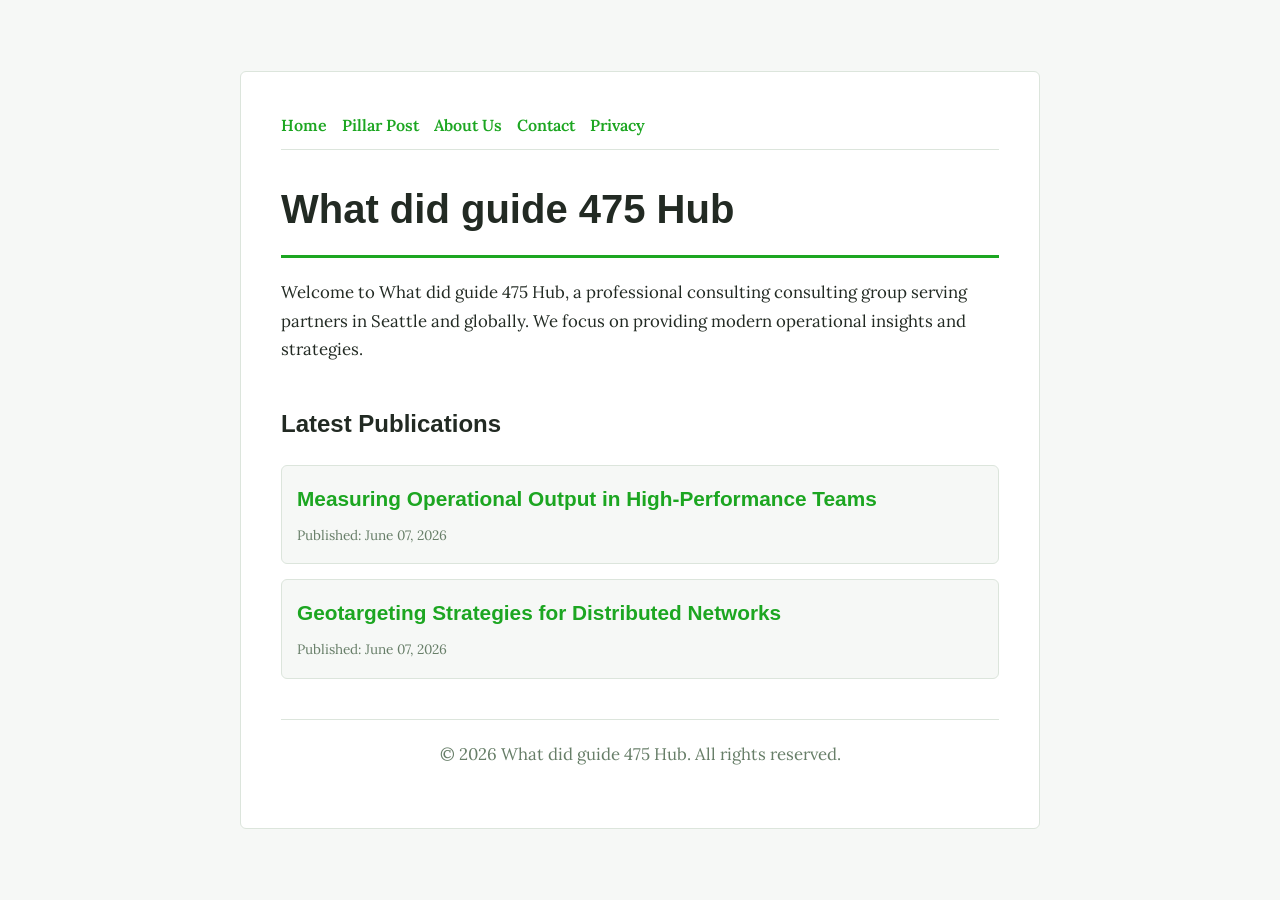
<file: index.html>
<!DOCTYPE html>
<html lang="en">
<head>
    <meta charset="UTF-8">
    <meta name="viewport" content="width=device-width, initial-scale=1.0">
    <title>What did guide 475 Hub | Consulting - Seattle</title>
    <meta name="description" content="Welcome to What did guide 475 Hub, a professional consulting consulting group serving partners in Seattle and globally. We focus on providing modern operational insights and strategies.">
    <meta name="geo.region" content="US-WA" />
    <meta name="geo.placename" content="Seattle" />
    <meta name="geo.position" content="47.6062;-122.3321" />
    <meta name="ICBM" content="47.6062, -122.3321" />
    <link rel="stylesheet" href="style.css">
    <script type="application/ld+json">
{
  "@context": "https://schema.org",
  "@type": "LocalBusiness",
  "name": "What did guide 475 Hub",
  "url": "https://what-did-guide-475.github.io",
  "telephone": "+1-206-555-0155",
  "address": {
    "@type": "PostalAddress",
    "addressLocality": "Seattle",
    "addressRegion": "WA",
    "postalCode": "98101",
    "addressCountry": "US"
  },
  "geo": {
    "@type": "GeoCoordinates",
    "latitude": 47.6062,
    "longitude": -122.3321
  }
}
</script>
</head>
<body>
    
        <div class="container" style="max-width: 800px;">
            <nav style="display: flex; gap: 15px; margin-bottom: 25px; border-bottom: 1px solid var(--border-color); padding-bottom: 10px; overflow-x: auto; flex-wrap: wrap;">
            <a href="index.html">Home</a>
            <a href="measuring-operational-output-in-high-performance-teams.html">Pillar Post</a>
            <a href="about.html">About Us</a>
            <a href="contact.html">Contact</a>
            <a href="privacy.html">Privacy</a>
        </nav>
            <h1>What did guide 475 Hub</h1>
            <p>Welcome to What did guide 475 Hub, a professional consulting consulting group serving partners in Seattle and globally. We focus on providing modern operational insights and strategies.</p>
            <h2 style="margin-top: 40px;">Latest Publications</h2>
            <ul style="list-style-type: none; padding-left: 0;">
                <li style="background: var(--bg-color); padding: 15px; border-radius: var(--border-radius); border: 1px solid var(--border-color); margin-bottom: 15px;">
                <h3 style="margin-bottom: 5px; font-size: 1.3rem;"><a href="measuring-operational-output-in-high-performance-teams.html">Measuring Operational Output in High-Performance Teams</a></h3>
                <span style="font-size:0.85rem; color: var(--muted-text)">Published: June 07, 2026</span>
            </li>
<li style="background: var(--bg-color); padding: 15px; border-radius: var(--border-radius); border: 1px solid var(--border-color); margin-bottom: 15px;">
                <h3 style="margin-bottom: 5px; font-size: 1.3rem;"><a href="geotargeting-strategies-for-distributed-networks.html">Geotargeting Strategies for Distributed Networks</a></h3>
                <span style="font-size:0.85rem; color: var(--muted-text)">Published: June 07, 2026</span>
            </li>

            </ul>
            <footer>
                <p>&copy; 2026 What did guide 475 Hub. All rights reserved.</p>
            </footer>
        </div>
        
</body>
</html>
</file>
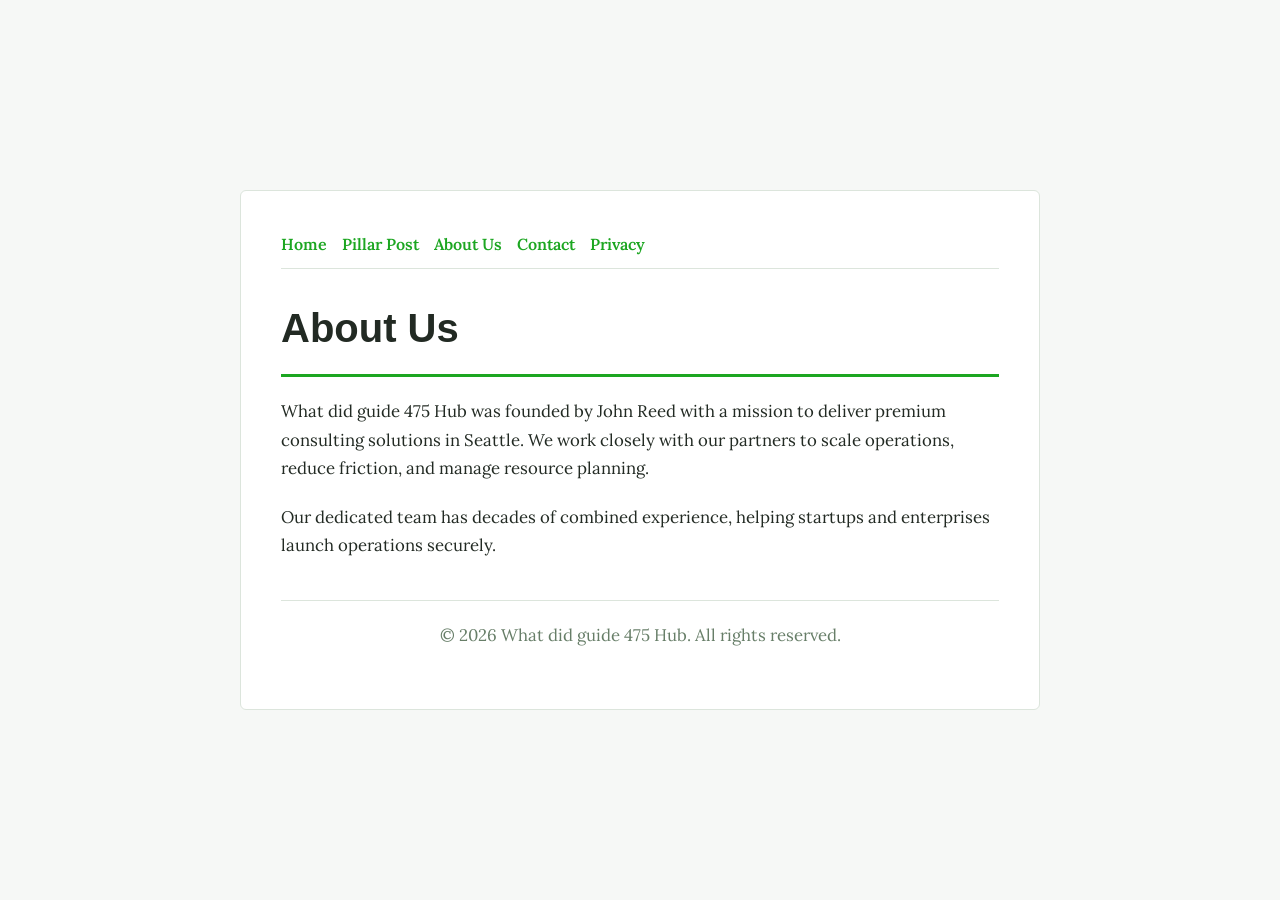
<file: about.html>
<!DOCTYPE html>
<html lang="en">
<head>
    <meta charset="UTF-8">
    <meta name="viewport" content="width=device-width, initial-scale=1.0">
    <title>About Us | What did guide 475 Hub</title>
    <meta name="description" content="What did guide 475 Hub was founded by John Reed with a mission to deliver premium consulting solutions in Seattle. We work closely with our partners to scale operations, reduce friction, and manage resource planning.">
    <meta name="geo.region" content="US-WA" />
    <meta name="geo.placename" content="Seattle" />
    <meta name="geo.position" content="47.6062;-122.3321" />
    <meta name="ICBM" content="47.6062, -122.3321" />
    <link rel="stylesheet" href="style.css">
</head>
<body>
    
        <div class="container" style="max-width: 800px;">
            <nav style="display: flex; gap: 15px; margin-bottom: 25px; border-bottom: 1px solid var(--border-color); padding-bottom: 10px; overflow-x: auto; flex-wrap: wrap;">
            <a href="index.html">Home</a>
            <a href="measuring-operational-output-in-high-performance-teams.html">Pillar Post</a>
            <a href="about.html">About Us</a>
            <a href="contact.html">Contact</a>
            <a href="privacy.html">Privacy</a>
        </nav>
            <h1>About Us</h1>
            <p>What did guide 475 Hub was founded by John Reed with a mission to deliver premium consulting solutions in Seattle. We work closely with our partners to scale operations, reduce friction, and manage resource planning.</p>
            <p>Our dedicated team has decades of combined experience, helping startups and enterprises launch operations securely.</p>
            <footer>
                <p>&copy; 2026 What did guide 475 Hub. All rights reserved.</p>
            </footer>
        </div>
        
</body>
</html>
</file>
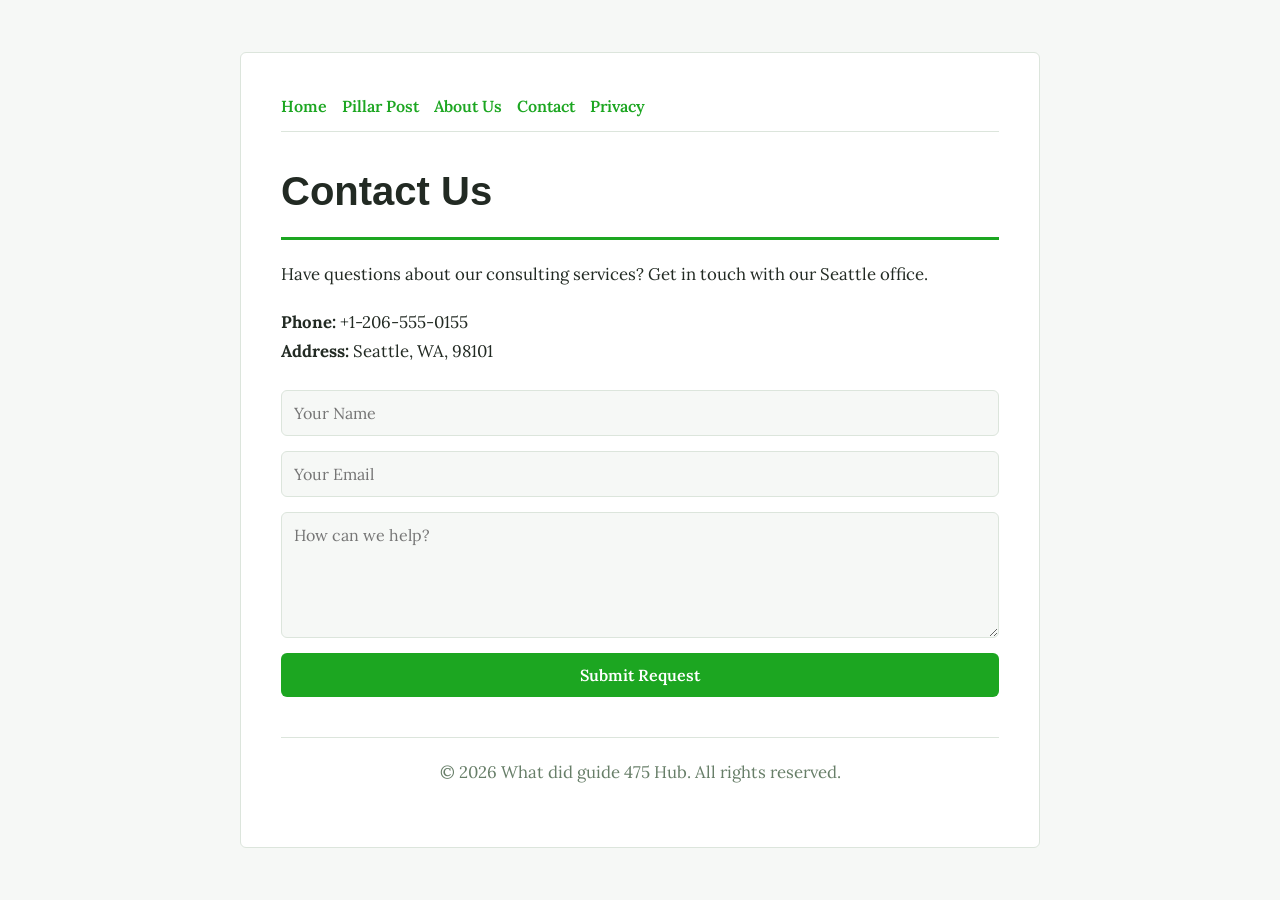
<file: contact.html>
<!DOCTYPE html>
<html lang="en">
<head>
    <meta charset="UTF-8">
    <meta name="viewport" content="width=device-width, initial-scale=1.0">
    <title>Contact Us | What did guide 475 Hub</title>
    <meta name="description" content="Have questions about our consulting services? Get in touch with our Seattle office.">
    <meta name="geo.region" content="US-WA" />
    <meta name="geo.placename" content="Seattle" />
    <meta name="geo.position" content="47.6062;-122.3321" />
    <meta name="ICBM" content="47.6062, -122.3321" />
    <link rel="stylesheet" href="style.css">
</head>
<body>
    
        <div class="container" style="max-width: 800px;">
            <nav style="display: flex; gap: 15px; margin-bottom: 25px; border-bottom: 1px solid var(--border-color); padding-bottom: 10px; overflow-x: auto; flex-wrap: wrap;">
            <a href="index.html">Home</a>
            <a href="measuring-operational-output-in-high-performance-teams.html">Pillar Post</a>
            <a href="about.html">About Us</a>
            <a href="contact.html">Contact</a>
            <a href="privacy.html">Privacy</a>
        </nav>
            <h1>Contact Us</h1>
            <p>Have questions about our consulting services? Get in touch with our Seattle office.</p>
            <p><strong>Phone:</strong> +1-206-555-0155<br><strong>Address:</strong> Seattle, WA, 98101</p>
            <form action="https://formspree.io/f/placeholder" method="POST">
                <input type="text" name="name" placeholder="Your Name" required>
                <input type="email" name="email" placeholder="Your Email" required>
                <textarea name="message" placeholder="How can we help?" rows="5" required></textarea>
                <button type="submit">Submit Request</button>
            </form>
            <footer>
                <p>&copy; 2026 What did guide 475 Hub. All rights reserved.</p>
            </footer>
        </div>
        
</body>
</html>
</file>
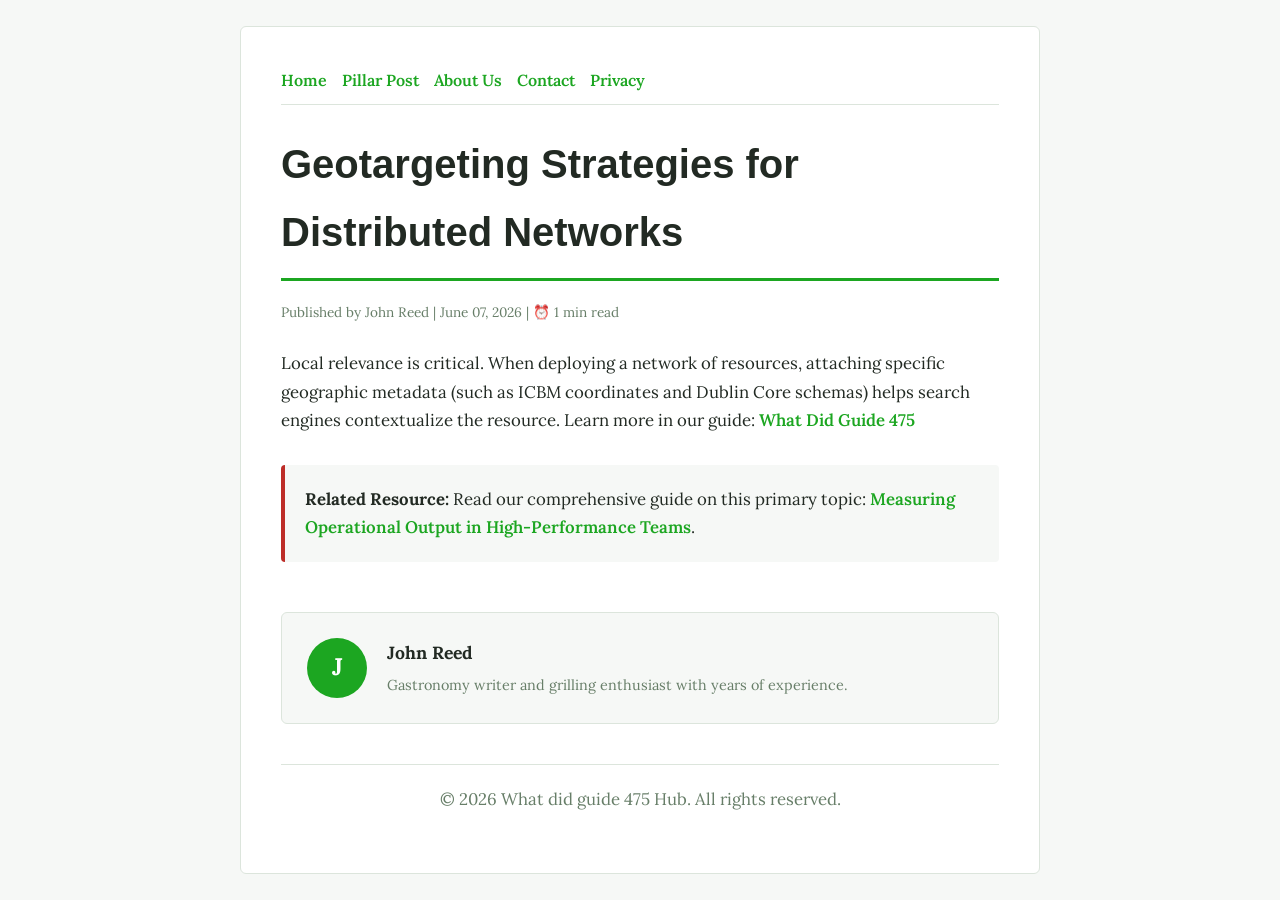
<file: geotargeting-strategies-for-distributed-networks.html>
<!DOCTYPE html>
<html lang="en">
<head>
    <meta charset="UTF-8">
    <meta name="viewport" content="width=device-width, initial-scale=1.0">
    <title>Geotargeting Strategies for Distributed Networks - What did guide 475 Hub</title>
    <meta name="description" content="Geotargeting Strategies for Distributed Networks">
    <meta name="geo.region" content="US-WA" />
    <meta name="geo.placename" content="Seattle" />
    <meta name="geo.position" content="47.6062;-122.3321" />
    <meta name="ICBM" content="47.6062, -122.3321" />
    <link rel="stylesheet" href="style.css">
</head>
<body>
    
            <div class="container" style="max-width: 800px;">
                <nav style="display: flex; gap: 15px; margin-bottom: 25px; border-bottom: 1px solid var(--border-color); padding-bottom: 10px; overflow-x: auto; flex-wrap: wrap;">
            <a href="index.html">Home</a>
            <a href="measuring-operational-output-in-high-performance-teams.html">Pillar Post</a>
            <a href="about.html">About Us</a>
            <a href="contact.html">Contact</a>
            <a href="privacy.html">Privacy</a>
        </nav>
                <h1>Geotargeting Strategies for Distributed Networks</h1>
                <div style="font-size:0.85rem; color: var(--muted-text); margin-bottom: 25px;">
                    Published by John Reed | June 07, 2026 | ⏰ 1 min read
                </div>
                <article style="margin-top: 20px;">
                    <p>Local relevance is critical. When deploying a network of resources, attaching specific geographic metadata (such as ICBM coordinates and Dublin Core schemas) helps search engines contextualize the resource. Learn more in our guide: <a href="https://helper-what-did-780.pages.dev/effective-project-management-and-operational-efficiency.html">What Did Guide 475</a></p>
                    <div class="link-resource" style="margin-top: 30px; padding: 20px; border-left: 4px solid var(--accent-color); background: var(--bg-color); border-radius: 4px;"><p style="margin: 0;"><strong>Related Resource:</strong> Read our comprehensive guide on this primary topic: <a href="measuring-operational-output-in-high-performance-teams.html">Measuring Operational Output in High-Performance Teams</a>.</p></div>
                </article>
                
            <div class="author-box" style="margin-top: 50px; padding: 25px; background: var(--bg-color); border: 1px solid var(--border-color); border-radius: var(--border-radius); display: flex; gap: 20px; align-items: center;">
                <div style="width: 60px; height: 60px; border-radius: 50%; background: var(--primary-color); display: flex; align-items: center; justify-content: center; color: white; font-weight: bold; font-size: 1.5rem;">J</div>
                <div>
                    <h4 style="margin-bottom: 5px; font-weight: bold; font-size: 1.1rem;">John Reed</h4>
                    <p style="margin: 0; font-size: 0.9rem; color: var(--muted-text);">Gastronomy writer and grilling enthusiast with years of experience.</p>
                </div>
            </div>
            
                <footer>
                    <p>&copy; 2026 What did guide 475 Hub. All rights reserved.</p>
                </footer>
            </div>
            
</body>
</html>
</file>
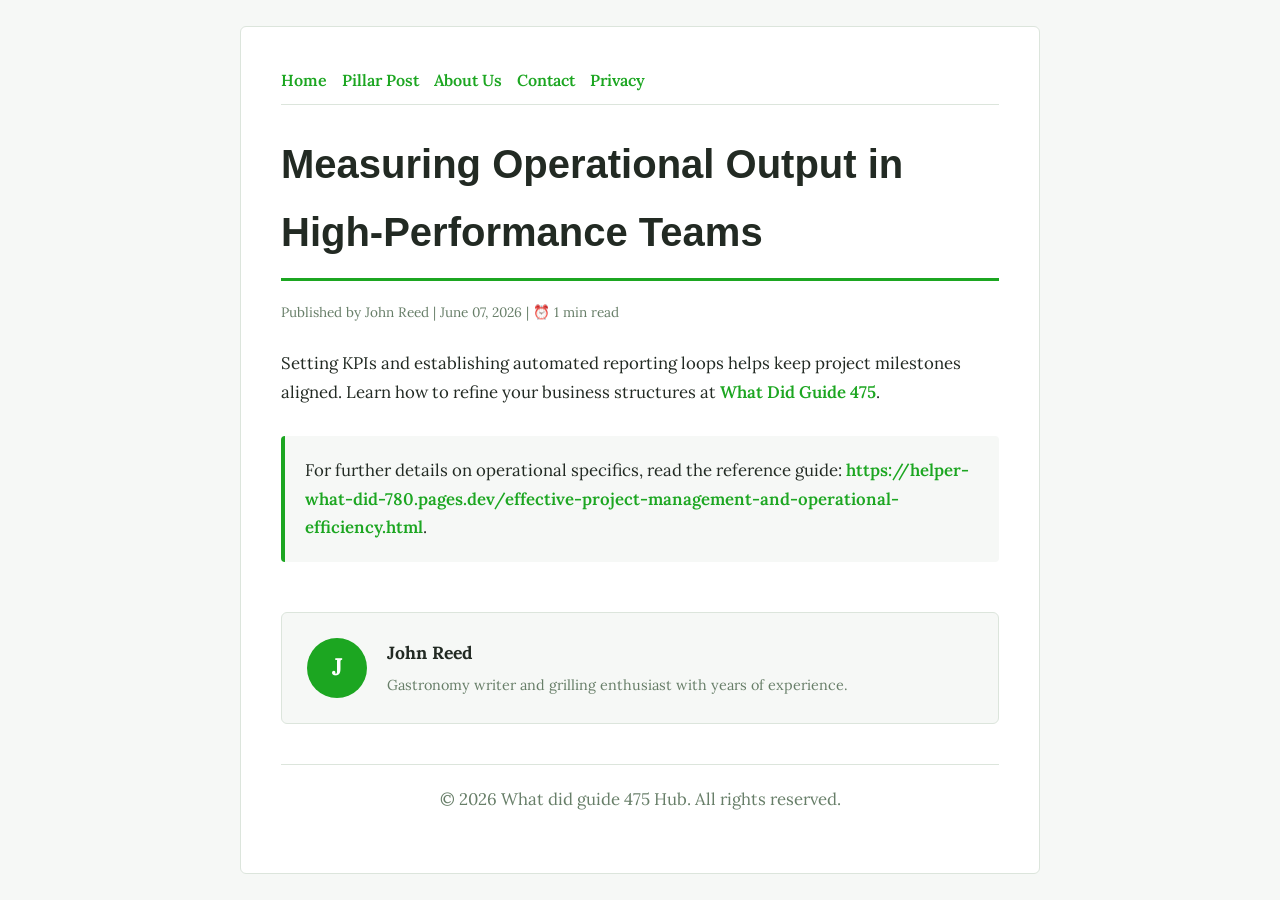
<file: measuring-operational-output-in-high-performance-teams.html>
<!DOCTYPE html>
<html lang="en">
<head>
    <meta charset="UTF-8">
    <meta name="viewport" content="width=device-width, initial-scale=1.0">
    <title>Measuring Operational Output in High-Performance Teams - What did guide 475 Hub</title>
    <meta name="description" content="Measuring Operational Output in High-Performance Teams">
    <meta name="geo.region" content="US-WA" />
    <meta name="geo.placename" content="Seattle" />
    <meta name="geo.position" content="47.6062;-122.3321" />
    <meta name="ICBM" content="47.6062, -122.3321" />
    <link rel="stylesheet" href="style.css">
</head>
<body>
    
            <div class="container" style="max-width: 800px;">
                <nav style="display: flex; gap: 15px; margin-bottom: 25px; border-bottom: 1px solid var(--border-color); padding-bottom: 10px; overflow-x: auto; flex-wrap: wrap;">
            <a href="index.html">Home</a>
            <a href="measuring-operational-output-in-high-performance-teams.html">Pillar Post</a>
            <a href="about.html">About Us</a>
            <a href="contact.html">Contact</a>
            <a href="privacy.html">Privacy</a>
        </nav>
                <h1>Measuring Operational Output in High-Performance Teams</h1>
                <div style="font-size:0.85rem; color: var(--muted-text); margin-bottom: 25px;">
                    Published by John Reed | June 07, 2026 | ⏰ 1 min read
                </div>
                <article style="margin-top: 20px;">
                    <p>Setting KPIs and establishing automated reporting loops helps keep project milestones aligned. Learn how to refine your business structures at <a href="https://helper-what-did-780.pages.dev/effective-project-management-and-operational-efficiency.html">What Did Guide 475</a>.</p>
                    <div class="link-resource" style="margin-top: 30px; padding: 20px; border-left: 4px solid var(--primary-color); background: var(--bg-color); border-radius: 4px;"><p style="margin: 0;">For further details on operational specifics, read the reference guide: <strong><a href="https://helper-what-did-780.pages.dev/effective-project-management-and-operational-efficiency.html">https://helper-what-did-780.pages.dev/effective-project-management-and-operational-efficiency.html</a></strong>.</p></div>
                </article>
                
            <div class="author-box" style="margin-top: 50px; padding: 25px; background: var(--bg-color); border: 1px solid var(--border-color); border-radius: var(--border-radius); display: flex; gap: 20px; align-items: center;">
                <div style="width: 60px; height: 60px; border-radius: 50%; background: var(--primary-color); display: flex; align-items: center; justify-content: center; color: white; font-weight: bold; font-size: 1.5rem;">J</div>
                <div>
                    <h4 style="margin-bottom: 5px; font-weight: bold; font-size: 1.1rem;">John Reed</h4>
                    <p style="margin: 0; font-size: 0.9rem; color: var(--muted-text);">Gastronomy writer and grilling enthusiast with years of experience.</p>
                </div>
            </div>
            
                <footer>
                    <p>&copy; 2026 What did guide 475 Hub. All rights reserved.</p>
                </footer>
            </div>
            
</body>
</html>
</file>
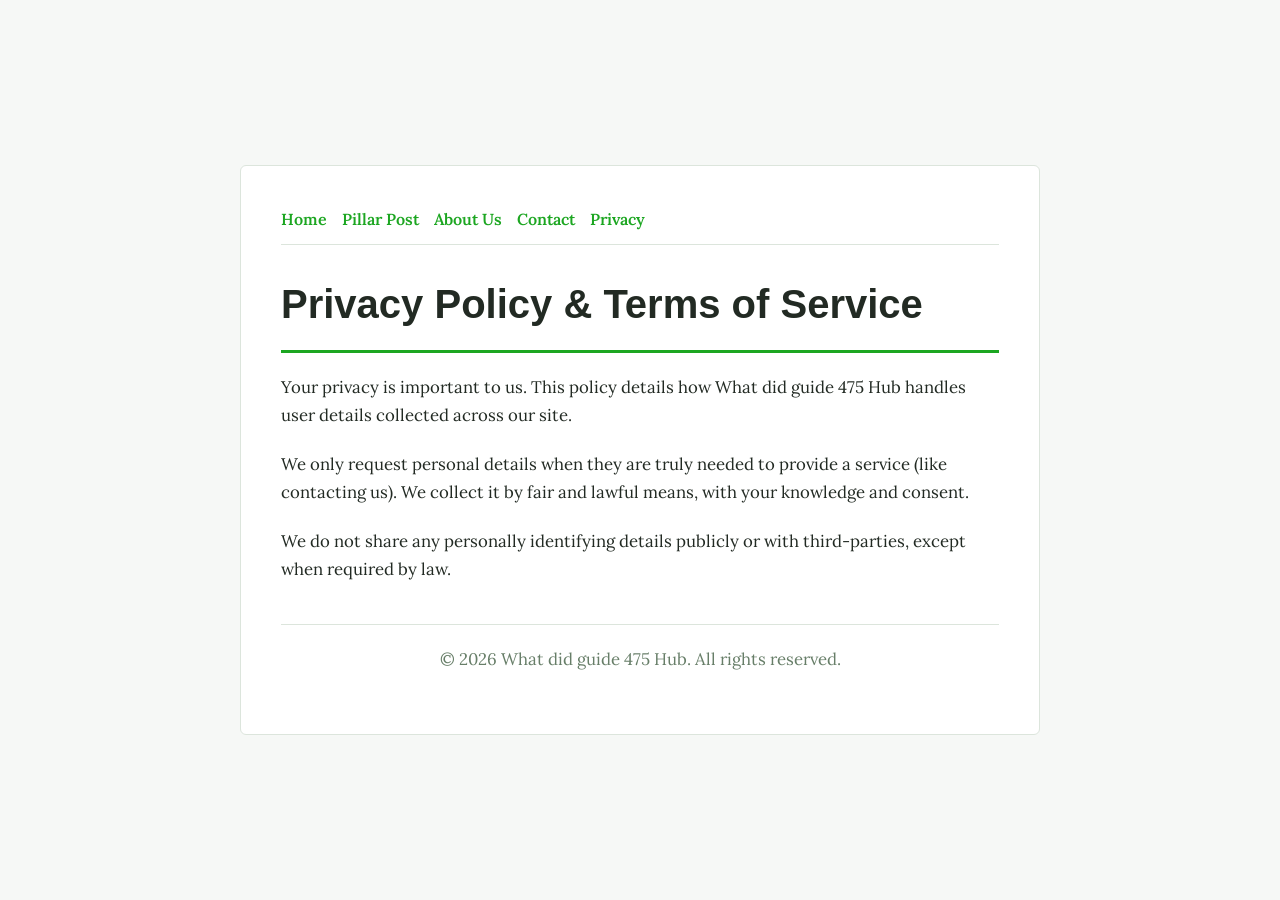
<file: privacy.html>
<!DOCTYPE html>
<html lang="en">
<head>
    <meta charset="UTF-8">
    <meta name="viewport" content="width=device-width, initial-scale=1.0">
    <title>Privacy Policy & Terms of Service - What did guide 475 Hub</title>
    <meta name="description" content="Your privacy is important to us. This policy details how What did guide 475 Hub handles user details collected across our site.">
    <meta name="geo.region" content="US-WA" />
    <meta name="geo.placename" content="Seattle" />
    <meta name="geo.position" content="47.6062;-122.3321" />
    <meta name="ICBM" content="47.6062, -122.3321" />
    <link rel="stylesheet" href="style.css">
</head>
<body>
    
        <div class="container" style="max-width: 800px;">
            <nav style="display: flex; gap: 15px; margin-bottom: 25px; border-bottom: 1px solid var(--border-color); padding-bottom: 10px; overflow-x: auto; flex-wrap: wrap;">
            <a href="index.html">Home</a>
            <a href="measuring-operational-output-in-high-performance-teams.html">Pillar Post</a>
            <a href="about.html">About Us</a>
            <a href="contact.html">Contact</a>
            <a href="privacy.html">Privacy</a>
        </nav>
            <h1>Privacy Policy & Terms of Service</h1>
            <p>Your privacy is important to us. This policy details how What did guide 475 Hub handles user details collected across our site.</p>
            <p>We only request personal details when they are truly needed to provide a service (like contacting us). We collect it by fair and lawful means, with your knowledge and consent.</p>
            <p>We do not share any personally identifying details publicly or with third-parties, except when required by law.</p>
            <footer>
                <p>&copy; 2026 What did guide 475 Hub. All rights reserved.</p>
            </footer>
        </div>
        
</body>
</html>
</file>
<file: style.css>
@import url('https://fonts.googleapis.com/css2?family=Cabinet+Grotesk:wght@700&family=Lora:wght@400;600&display=swap');

:root {
    --bg-color: hsl(122, 15%, 97%);
    --card-bg: hsl(122, 15%, 100%);
    --text-color: hsl(122, 10%, 15%);
    --muted-text: hsl(122, 10%, 45%);
    --primary-color: hsl(122, 71%, 38%);
    --accent-color: hsl(2, 65%, 45%);
    --border-color: hsl(122, 15%, 88%);
    --border-radius: 6px;
    --shadow: none;
    --font-headline: 'Cabinet Grotesk', sans-serif;
    --font-body: 'Lora', sans-serif;
}

* {
    box-sizing: border-box;
    margin: 0;
    padding: 0;
}

body {
    background-color: var(--bg-color);
    color: var(--text-color);
    font-family: var(--font-body);
    line-height: 1.7;
    padding: 20px;
    display: flex;
    justify-content: center;
    min-height: 100vh;
}

a {
    color: var(--primary-color);
    text-decoration: none;
    font-weight: 600;
    transition: color 0.2s ease;
}

a:hover {
    color: var(--accent-color);
    text-decoration: underline;
}

.container {
    width: 100%;
    max-width: 900px;
    background: var(--card-bg);
    border: 1px solid var(--border-color);
    border-radius: var(--border-radius);
    padding: 40px;
    box-shadow: var(--shadow);
    margin: auto;
}

h1, h2, h3 {
    font-family: var(--font-headline);
    margin-bottom: 20px;
    color: var(--text-color);
}

h1 {
    font-size: 2.5rem;
    border-bottom: 3px solid var(--primary-color);
    padding-bottom: 12px;
}

p {
    margin-bottom: 20px;
    font-size: 1.05rem;
}

ul {
    margin-bottom: 20px;
    padding-left: 20px;
}

li {
    margin-bottom: 8px;
}

form {
    display: flex;
    flex-direction: column;
    gap: 15px;
    margin-top: 25px;
}

input, textarea, button {
    padding: 12px;
    border: 1px solid var(--border-color);
    border-radius: var(--border-radius);
    font-family: var(--font-body);
    font-size: 1rem;
    background: var(--bg-color);
    color: var(--text-color);
}

button {
    background: var(--primary-color);
    color: white;
    font-weight: 600;
    border: none;
    cursor: pointer;
    transition: background 0.2s ease;
}

button:hover {
    background: var(--accent-color);
}

footer {
    margin-top: 40px;
    border-top: 1px solid var(--border-color);
    padding-top: 20px;
    font-size: 0.9rem;
    color: var(--muted-text);
    text-align: center;
}
</file>
